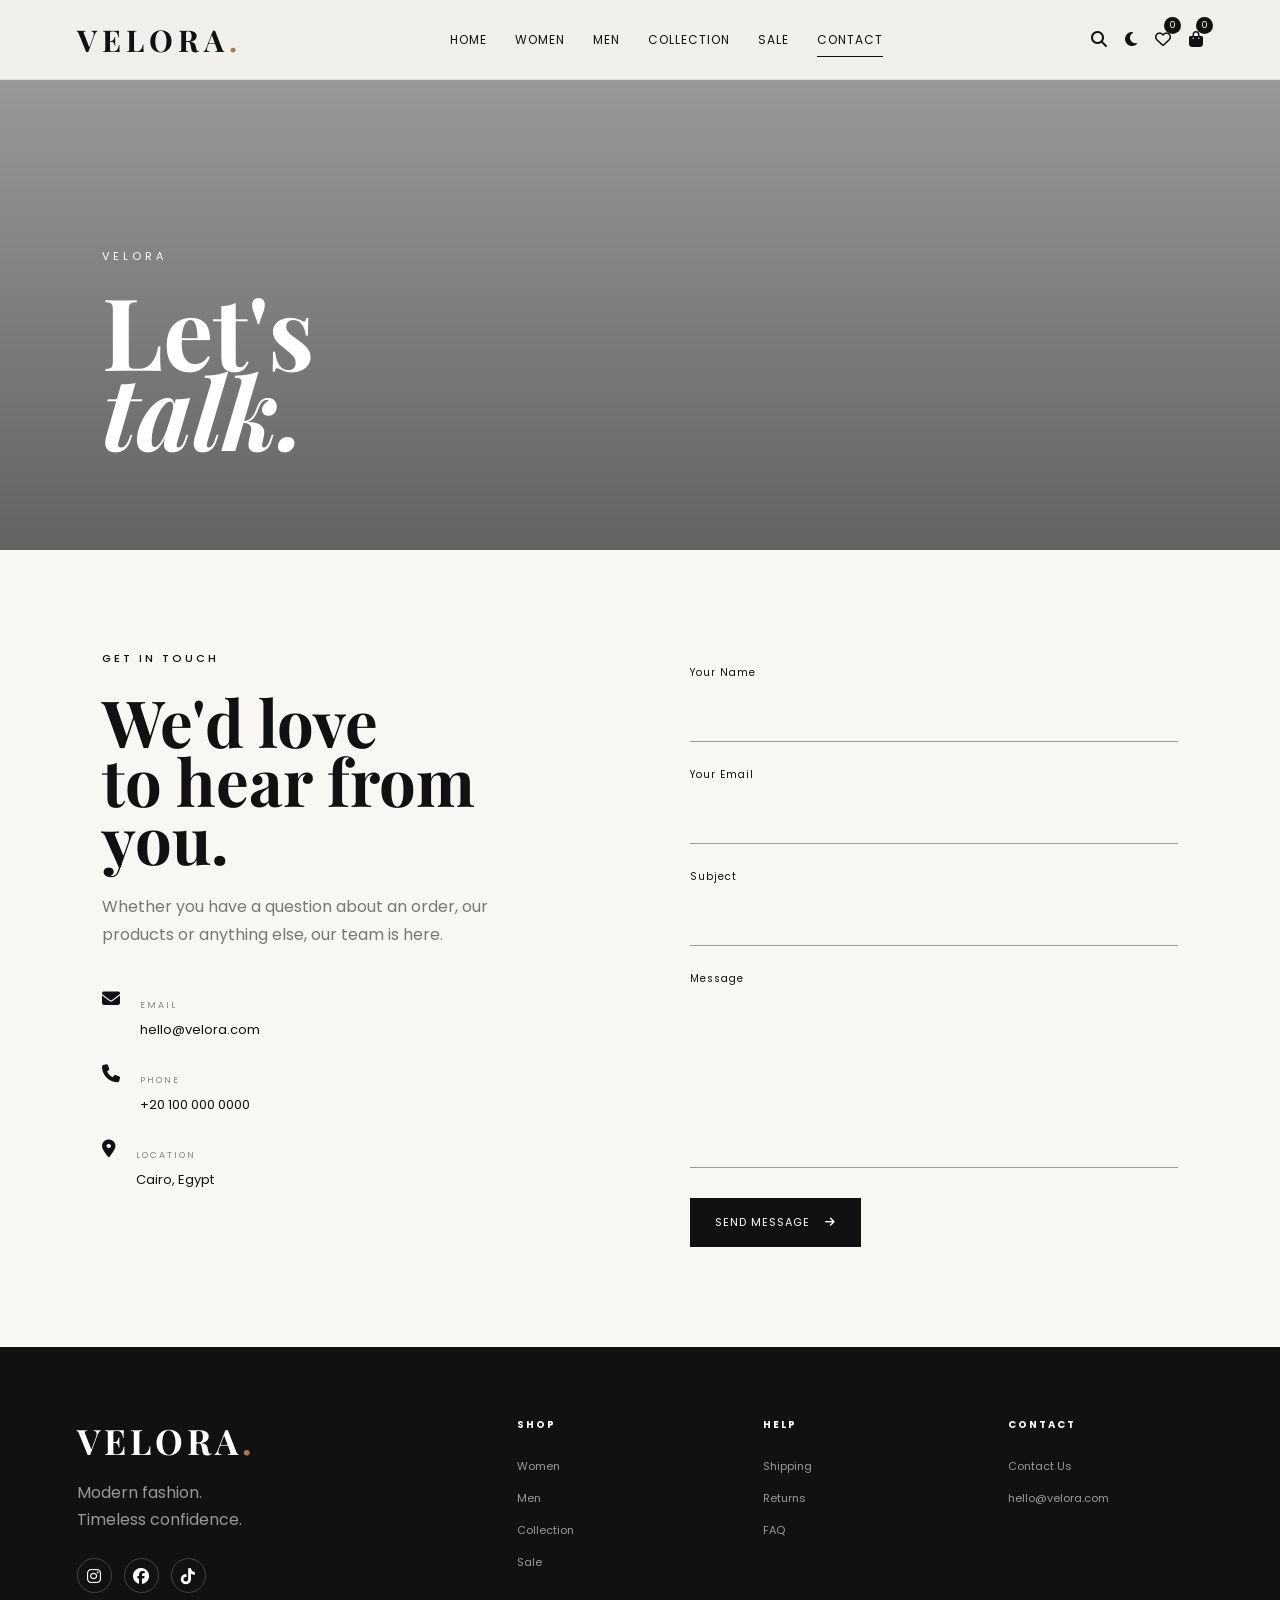
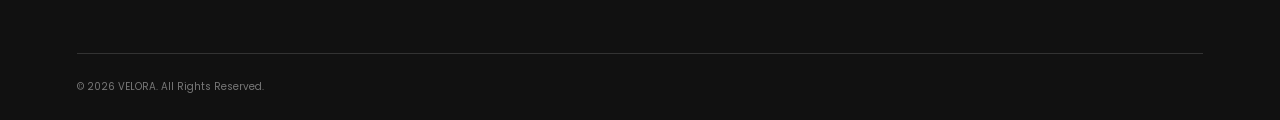
<file: contact.html>
<!DOCTYPE html>
<html lang="en">

<head>

    <meta charset="UTF-8">
    <meta name="viewport" content="width=device-width, initial-scale=1.0">

    <title>VELORA | Contact</title>

    <link rel="stylesheet" href="style.css">

    <link rel="preconnect" href="https://fonts.googleapis.com">
    <link rel="preconnect" href="https://fonts.gstatic.com" crossorigin>

    <link href="https://fonts.googleapis.com/css2?family=Playfair+Display:wght@400;500;600;700&family=Poppins:wght@300;400;500;600&display=swap" rel="stylesheet">

    <link rel="stylesheet"
          href="https://cdnjs.cloudflare.com/ajax/libs/font-awesome/6.5.2/css/all.min.css">

</head>

<body>

<header class="header">

    <a href="index.html" class="logo">
        VELORA<span>.</span>
    </a>

    <nav class="navbar" id="navbar">

        <a href="index.html">Home</a>
        <a href="women.html">Women</a>
        <a href="men.html">Men</a>
        <a href="collection.html">Collection</a>
        <a href="sale.html">Sale</a>
        <a href="contact.html" class="active">Contact</a>

    </nav>

    <div class="header-icons">

        <button id="searchBtn">
            <i class="fa-solid fa-magnifying-glass"></i>
        </button>

        <button id="themeBtn">
            <i class="fa-solid fa-moon"></i>
        </button>

        <button id="wishlistBtn">
            <i class="fa-regular fa-heart"></i>
            <span id="wishlistCount">0</span>
        </button>

        <button id="cartBtn">
            <i class="fa-solid fa-bag-shopping"></i>
            <span id="cartCount">0</span>
        </button>

        <button id="menuBtn" class="menu-btn">
            <i class="fa-solid fa-bars"></i>
        </button>

    </div>

</header>


<div class="search-box" id="searchBox">

    <div class="search-inner">

        <input id="searchInput" placeholder="Search products...">

        <button id="closeSearch">
            <i class="fa-solid fa-xmark"></i>
        </button>

    </div>

    <div id="searchResults"></div>

</div>


<section class="contact-hero">

    <div>

        <p>VELORA</p>

        <h1>
            Let's<br>
            <em>talk.</em>
        </h1>

    </div>

</section>


<section class="contact-section">

    <div class="contact-info">

        <p class="eyebrow">GET IN TOUCH</p>

        <h2>
            We'd love<br>
            to hear from you.
        </h2>

        <p>
            Whether you have a question about an order,
            our products or anything else, our team is here.
        </p>


        <div class="contact-details">

            <div>

                <i class="fa-solid fa-envelope"></i>

                <div>
                    <small>EMAIL</small>
                    <p>hello@velora.com</p>
                </div>

            </div>


            <div>

                <i class="fa-solid fa-phone"></i>

                <div>
                    <small>PHONE</small>
                    <p>+20 100 000 0000</p>
                </div>

            </div>


            <div>

                <i class="fa-solid fa-location-dot"></i>

                <div>
                    <small>LOCATION</small>
                    <p>Cairo, Egypt</p>
                </div>

            </div>

        </div>

    </div>


    <form class="contact-form" id="contactForm">

        <label>Your Name</label>

        <input type="text" required>


        <label>Your Email</label>

        <input type="email" required>


        <label>Subject</label>

        <input type="text" required>


        <label>Message</label>

        <textarea rows="7" required></textarea>


        <button type="submit" class="btn dark-btn">

            SEND MESSAGE

            <i class="fa-solid fa-arrow-right"></i>

        </button>

    </form>

</section>


<footer>

    <div class="footer-grid">

        <div class="footer-brand">

            <h2>VELORA<span>.</span></h2>

            <p>Modern fashion.<br>Timeless confidence.</p>

            <div class="socials">

                <a href="#"><i class="fa-brands fa-instagram"></i></a>
                <a href="#"><i class="fa-brands fa-facebook"></i></a>
                <a href="#"><i class="fa-brands fa-tiktok"></i></a>

            </div>

        </div>

        <div class="footer-column">

            <h4>SHOP</h4>

            <a href="women.html">Women</a>
            <a href="men.html">Men</a>
            <a href="collection.html">Collection</a>
            <a href="sale.html">Sale</a>

        </div>

        <div class="footer-column">

            <h4>HELP</h4>

            <a href="#">Shipping</a>
            <a href="#">Returns</a>
            <a href="#">FAQ</a>

        </div>

        <div class="footer-column">

            <h4>CONTACT</h4>

            <a href="contact.html">Contact Us</a>
            <a href="#">hello@velora.com</a>

        </div>

    </div>

    <div class="footer-bottom">

        <p>© 2026 VELORA. All Rights Reserved.</p>

    </div>

</footer>


<div class="cart-overlay" id="cartOverlay"></div>

<aside class="cart-sidebar" id="cartSidebar">

    <div class="cart-header">

        <h2>Your Bag</h2>

        <button id="closeCart">
            <i class="fa-solid fa-xmark"></i>
        </button>

    </div>

    <div id="cartItems" class="cart-items"></div>

    <div class="cart-footer">

        <div class="cart-total">

            <span>Total</span>

            <strong id="cartTotal">$0</strong>

        </div>

        <button id="checkoutBtn" class="checkout-btn">
            CHECKOUT
        </button>

    </div>

</aside>


<div id="toast" class="toast"></div>


<script src="script.js"></script>

</body>
</html>
</file>
<file: style.css>
* {
    margin: 0;
    padding: 0;
    box-sizing: border-box;
}

html {
    scroll-behavior: smooth;
}

body {
    font-family: "Poppins", sans-serif;
    background: #f8f7f4;
    color: #111;
    transition: .4s;
}

body.dark {
    background: #111;
    color: #f5f5f5;
}

a {
    text-decoration: none;
    color: inherit;
}

button {
    border: none;
    background: none;
    cursor: pointer;
    font-family: inherit;
}


/* ================= HEADER ================= */

.header {
    height: 80px;

    position: fixed;
    top: 0;
    left: 0;

    width: 100%;

    z-index: 1000;

    display: flex;
    align-items: center;
    justify-content: space-between;

    padding: 0 6%;

    background: rgba(248,247,244,.92);

    backdrop-filter: blur(15px);

    border-bottom: 1px solid #ddd;
}

.dark .header {
    background: rgba(17,17,17,.92);
    border-color: #333;
}

.logo {
    font-family: "Playfair Display", serif;

    font-size: 30px;

    font-weight: 700;

    letter-spacing: 5px;
}

.logo span,
.footer-brand span {
    color: #a77b51;
}


/* NAV */

.navbar {
    display: flex;
    gap: 28px;
}

.navbar a {
    font-size: 12px;

    text-transform: uppercase;

    letter-spacing: 1px;

    position: relative;
}

.navbar a::after {
    content: "";

    position: absolute;

    bottom: -8px;
    left: 0;

    width: 0;
    height: 1px;

    background: currentColor;

    transition: .3s;
}

.navbar a:hover::after,
.navbar a.active::after {
    width: 100%;
}


/* ICONS */

.header-icons {
    display: flex;
    align-items: center;

    gap: 18px;
}

.header-icons button {
    color: inherit;

    font-size: 16px;

    position: relative;
}

.header-icons button span {
    position: absolute;

    top: -10px;
    right: -10px;

    width: 17px;
    height: 17px;

    background: #111;

    color: white;

    border-radius: 50%;

    display: flex;
    align-items: center;
    justify-content: center;

    font-size: 9px;
}

.dark .header-icons button span {
    background: white;
    color: #111;
}

.menu-btn {
    display: none;
}


/* ================= SEARCH ================= */

.search-box {
    position: fixed;

    top: -300px;

    left: 0;

    width: 100%;

    background: white;

    z-index: 2000;

    padding: 30px 8%;

    transition: .4s;

    box-shadow: 0 10px 30px rgba(0,0,0,.1);
}

.search-box.active {
    top: 80px;
}

.search-inner {
    display: flex;
    align-items: center;
}

.search-inner input {
    flex: 1;

    border: none;

    border-bottom: 1px solid #999;

    outline: none;

    padding: 15px;

    font-size: 20px;

    background: transparent;
}

.search-inner button {
    font-size: 20px;
}

#searchResults {
    max-height: 300px;
    overflow-y: auto;

    margin-top: 15px;
}

.search-result {
    display: flex;
    align-items: center;

    gap: 15px;

    padding: 10px;

    cursor: pointer;
}

.search-result img {
    width: 50px;
    height: 60px;

    object-fit: cover;
}


/* ================= HERO ================= */

.hero {
    min-height: 100vh;

    display: flex;
    align-items: center;

    padding: 120px 8%;

    color: white;

    background:
        linear-gradient(90deg,
        rgba(0,0,0,.7),
        rgba(0,0,0,.15)),
        url("https://images.unsplash.com/photo-1490481651871-ab68de25d43d?auto=format&fit=crop&w=2000&q=90")
        center/cover;
}

.hero-content {
    max-width: 700px;
}

.eyebrow {
    font-size: 11px;

    letter-spacing: 3px;

    font-weight: 500;
}

.hero h1 {
    font-family: "Playfair Display", serif;

    font-size: clamp(60px,9vw,120px);

    line-height: .88;

    margin: 25px 0;
}

.hero h1 em,
.page-hero h1 em,
.sale-page-hero h1 em,
.contact-hero h1 em,
.collection-hero h1 em {
    font-style: italic;
}

.hero-content > p:not(.eyebrow) {
    max-width: 500px;

    line-height: 1.8;

    color: #eee;
}

.hero-buttons {
    display: flex;
    align-items: center;

    gap: 30px;

    margin-top: 35px;
}

.btn {
    display: inline-flex;

    align-items: center;

    gap: 15px;

    padding: 16px 25px;

    background: white;

    color: #111;

    font-size: 11px;

    letter-spacing: 1px;

    transition: .3s;
}

.btn:hover {
    transform: translateY(-4px);
}

.dark-btn {
    background: #111;
    color: white;
}

.hero-link {
    font-size: 11px;

    letter-spacing: 1px;

    border-bottom: 1px solid white;

    padding-bottom: 5px;
}


/* ================= MARQUEE ================= */

.marquee {
    background: #111;

    color: white;

    padding: 15px;

    overflow: hidden;

    white-space: nowrap;

    letter-spacing: 4px;

    font-size: 12px;
}


/* ================= CATEGORIES ================= */

.categories {
    padding: 80px 6%;

    display: grid;

    grid-template-columns: 1fr 1fr;

    gap: 20px;
}

.category-card {
    height: 600px;

    background-position: center;
    background-size: cover;

    position: relative;

    overflow: hidden;
}

.women-card {
    background-image:
        url("https://images.unsplash.com/photo-1483985988355-763728e1935b?auto=format&fit=crop&w=1200&q=90");
}

.men-card {
    background-image:
        url("https://images.unsplash.com/photo-1617137968427-85924c800a22?auto=format&fit=crop&w=1200&q=90");
}

.category-card::after {
    content: "";

    position: absolute;

    inset: 0;

    background: linear-gradient(
        transparent 40%,
        rgba(0,0,0,.75)
    );
}

.category-content {
    position: absolute;

    z-index: 2;

    bottom: 45px;
    left: 45px;

    color: white;
}

.category-content p {
    font-size: 10px;

    letter-spacing: 3px;
}

.category-content h2 {
    font-family: "Playfair Display", serif;

    font-size: 60px;

    margin: 8px 0 20px;
}

.category-content span {
    font-size: 11px;

    letter-spacing: 2px;

    border-bottom: 1px solid white;

    padding-bottom: 5px;
}


/* ================= PRODUCTS ================= */

.products-section {
    padding: 90px 6%;
}

.section-title {
    display: flex;

    align-items: flex-end;

    justify-content: space-between;

    margin-bottom: 45px;
}

.section-title h2 {
    font-family: "Playfair Display", serif;

    font-size: 50px;

    font-weight: 500;

    margin-top: 10px;
}

.section-title > a {
    font-size: 11px;

    letter-spacing: 1px;

    border-bottom: 1px solid;

    padding-bottom: 5px;
}

.products-grid {
    display: grid;

    grid-template-columns: repeat(4,1fr);

    gap: 20px;
}

.product-card {
    position: relative;

    animation: fadeUp .7s ease;
}

@keyframes fadeUp {

    from {
        opacity: 0;
        transform: translateY(25px);
    }

    to {
        opacity: 1;
        transform: translateY(0);
    }

}

.product-image {
    height: 420px;

    overflow: hidden;

    position: relative;

    background: #eee;
}

.product-image img {
    width: 100%;
    height: 100%;

    object-fit: cover;

    transition: .6s;
}

.product-card:hover .product-image img {
    transform: scale(1.06);
}

.badge {
    position: absolute;

    top: 15px;
    left: 15px;

    background: white;

    color: #111;

    padding: 7px 10px;

    font-size: 9px;

    letter-spacing: 1px;
}

.product-actions {
    position: absolute;

    top: 15px;
    right: 15px;
}

.product-actions button {
    width: 38px;
    height: 38px;

    background: white;

    border-radius: 50%;

    display: flex;
    align-items: center;
    justify-content: center;
}

.product-info {
    padding: 18px 0;
}

.product-info h3 {
    font-size: 14px;

    font-weight: 500;
}

.product-info p {
    color: #777;

    font-size: 11px;

    margin: 5px 0;
}

.price {
    font-size: 14px;

    font-weight: 600;
}

.old-price {
    color: #999;

    text-decoration: line-through;

    margin-right: 8px;
}

.add-cart {
    width: 100%;

    padding: 12px;

    margin-top: 10px;

    background: #111;

    color: white;

    font-size: 10px;

    letter-spacing: 2px;

    transition: .3s;
}

.add-cart:hover {
    letter-spacing: 3px;
}

.dark .add-cart {
    background: white;
    color: #111;
}


/* ================= BRAND STORY ================= */

.brand-story {
    display: grid;

    grid-template-columns: 1fr 1fr;

    min-height: 700px;
}

.brand-image {
    background:
        url("https://images.unsplash.com/photo-1496747611176-843222e1e57c?auto=format&fit=crop&w=1400&q=90")
        center/cover;
}

.brand-text {
    padding: 10%;

    display: flex;

    flex-direction: column;

    justify-content: center;

    background: #e5e1da;
}

.dark .brand-text {
    background: #1c1c1c;
}

.brand-text h2 {
    font-family: "Playfair Display", serif;

    font-size: clamp(50px,6vw,85px);

    line-height: .9;

    margin: 25px 0;
}

.brand-text h2 em {
    font-style: italic;
}

.brand-text > p:not(.eyebrow) {
    color: #777;

    line-height: 1.8;

    max-width: 450px;

    margin-bottom: 30px;
}

.brand-text .btn {
    width: fit-content;
}


/* ================= SALE ================= */

.sale-banner {
    min-height: 650px;

    display: flex;

    justify-content: center;

    align-items: center;

    text-align: center;

    color: white;

    background:
        linear-gradient(rgba(0,0,0,.45),rgba(0,0,0,.45)),
        url("https://images.unsplash.com/photo-1445205170230-053b83016050?auto=format&fit=crop&w=2000&q=90")
        center/cover;
}

.sale-banner h2 {
    font-family: "Playfair Display", serif;

    font-size: clamp(70px,10vw,130px);

    line-height: .8;

    margin: 25px 0;
}

.sale-banner h2 em {
    font-style: italic;
}

.sale-banner h3 {
    letter-spacing: 5px;

    margin-bottom: 30px;
}

.sale-banner p {
    letter-spacing: 4px;

    font-size: 11px;
}

.white-btn {
    display: inline-block;

    padding: 16px 30px;

    background: white;

    color: #111;

    font-size: 11px;

    letter-spacing: 2px;
}


/* ================= NEWSLETTER ================= */

.newsletter {
    padding: 100px 8%;

    display: flex;

    justify-content: space-between;

    align-items: center;

    gap: 50px;
}

.newsletter h2 {
    font-family: "Playfair Display", serif;

    font-size: 55px;

    margin: 15px 0;
}

.newsletter p:not(.eyebrow) {
    color: #777;

    max-width: 450px;
}

.newsletter form {
    display: flex;

    width: 450px;

    border-bottom: 1px solid #888;
}

.newsletter input {
    flex: 1;

    padding: 15px 0;

    border: none;

    outline: none;

    background: transparent;
}

.newsletter button {
    font-size: 10px;

    letter-spacing: 2px;
}


/* ================= PAGE HERO ================= */

.page-hero {
    min-height: 650px;

    display: flex;

    align-items: flex-end;

    padding: 100px 8%;

    color: white;

    background-size: cover;

    background-position: center;
}

.women-page {
    background-image:
        linear-gradient(rgba(0,0,0,.35),rgba(0,0,0,.6)),
        url("https://images.unsplash.com/photo-1529139574466-a303027c1d8b?auto=format&fit=crop&w=1800&q=90");
}

.men-page {
    background-image:
        linear-gradient(rgba(0,0,0,.35),rgba(0,0,0,.6)),
        url("https://images.unsplash.com/photo-1490578474895-699cd4e2cf59?auto=format&fit=crop&w=1800&q=90");
}

.page-hero h1 {
    font-family: "Playfair Display", serif;

    font-size: clamp(70px,9vw,120px);

    line-height: .85;

    margin: 20px 0;
}

.page-hero p {
    letter-spacing: 4px;

    font-size: 11px;
}

.page-hero span {
    font-size: 13px;
}


/* FILTER */

.filters {
    display: flex;

    gap: 20px;
}

.filter-btn {
    font-size: 10px;

    letter-spacing: 1px;

    padding-bottom: 5px;

    border-bottom: 1px solid transparent;
}

.active-filter {
    border-color: currentColor;
}


/* ================= COLLECTION ================= */

.collection-hero {
    min-height: 750px;

    display: flex;

    align-items: center;

    padding: 120px 8%;

    color: white;

    background:
        linear-gradient(rgba(0,0,0,.35),rgba(0,0,0,.55)),
        url("https://images.unsplash.com/photo-1496747611176-843222e1e57c?auto=format&fit=crop&w=2000&q=90")
        center/cover;
}

.collection-hero h1 {
    font-family: "Playfair Display", serif;

    font-size: clamp(70px,9vw,125px);

    line-height: .85;

    margin: 25px 0;
}

.collection-hero p {
    letter-spacing: 4px;

    font-size: 11px;
}

.collection-message {
    text-align: center;

    padding: 130px 20px;
}

.collection-message h2 {
    font-family: "Playfair Display", serif;

    font-size: 65px;

    margin: 20px 0;
}

.collection-message h2 em {
    font-style: italic;
}

.collection-message > p:last-child {
    color: #777;
}


/* ================= SALE PAGE ================= */

.sale-page-hero {
    min-height: 700px;

    display: flex;

    align-items: center;

    justify-content: center;

    text-align: center;

    color: white;

    background:
        linear-gradient(rgba(0,0,0,.4),rgba(0,0,0,.5)),
        url("https://images.unsplash.com/photo-1485230895905-ec40ba36b9bc?auto=format&fit=crop&w=2000&q=90")
        center/cover;
}

.sale-page-hero p {
    letter-spacing: 5px;

    font-size: 11px;
}

.sale-page-hero h1 {
    font-family: "Playfair Display", serif;

    font-size: clamp(80px,11vw,140px);

    line-height: .8;

    margin: 25px 0;
}

.sale-page-hero h3 {
    letter-spacing: 5px;
}

.sale-message {
    text-align: center;

    padding: 120px 20px;
}

.sale-message h2 {
    font-family: "Playfair Display", serif;

    font-size: 70px;

    line-height: .9;

    margin-bottom: 35px;
}

.sale-message em {
    font-style: italic;
}


/* ================= MEN DARK BANNER ================= */

.dark-banner {
    min-height: 600px;

    display: flex;

    align-items: center;

    padding: 8%;

    color: white;

    background:
        linear-gradient(rgba(0,0,0,.45),rgba(0,0,0,.45)),
        url("https://images.unsplash.com/photo-1551488831-00ddcb6c6bd3?auto=format&fit=crop&w=1800&q=90")
        center/cover;
}

.dark-banner h2 {
    font-family: "Playfair Display", serif;

    font-size: clamp(70px,9vw,120px);

    line-height: .8;

    margin-top: 25px;
}

.dark-banner em {
    font-style: italic;
}


/* ================= CONTACT ================= */

.contact-hero {
    min-height: 550px;

    display: flex;

    align-items: flex-end;

    padding: 100px 8%;

    color: white;

    background:
        linear-gradient(rgba(0,0,0,.35),rgba(0,0,0,.6)),
        url("https://images.unsplash.com/photo-1492562080023-ab3db95bfbce?auto=format&fit=crop&w=1800&q=90")
        center/cover;
}

.contact-hero h1 {
    font-family: "Playfair Display", serif;

    font-size: 100px;

    line-height: .8;

    margin-top: 25px;
}

.contact-hero p {
    letter-spacing: 4px;

    font-size: 11px;
}

.contact-section {
    padding: 100px 8%;

    display: grid;

    grid-template-columns: 1fr 1fr;

    gap: 100px;
}

.contact-info h2 {
    font-family: "Playfair Display", serif;

    font-size: 65px;

    line-height: .9;

    margin: 25px 0;
}

.contact-info > p:not(.eyebrow) {
    max-width: 450px;

    color: #777;

    line-height: 1.8;
}

.contact-details {
    margin-top: 40px;
}

.contact-details > div {
    display: flex;

    gap: 20px;

    margin: 25px 0;
}

.contact-details i {
    font-size: 18px;
}

.contact-details small {
    font-size: 9px;

    letter-spacing: 2px;

    color: #888;
}

.contact-details p {
    margin-top: 5px;

    font-size: 13px;
}

.contact-form {
    display: flex;

    flex-direction: column;

    gap: 10px;
}

.contact-form label {
    font-size: 10px;

    letter-spacing: 1px;

    margin-top: 15px;
}

.contact-form input,
.contact-form textarea {
    border: none;

    border-bottom: 1px solid #999;

    padding: 15px 0;

    outline: none;

    background: transparent;

    font-family: inherit;
}

.contact-form textarea {
    resize: none;
}

.contact-form .btn {
    margin-top: 20px;

    width: fit-content;
}


/* ================= FOOTER ================= */

footer {
    background: #111;

    color: white;

    padding: 70px 6% 25px;
}

.footer-grid {
    display: grid;

    grid-template-columns: 2fr 1fr 1fr 1fr;

    gap: 50px;

    padding-bottom: 60px;
}

.footer-brand h2 {
    font-family: "Playfair Display", serif;

    font-size: 35px;

    letter-spacing: 4px;
}

.footer-brand p {
    color: #999;

    line-height: 1.7;

    margin: 15px 0 25px;
}

.socials {
    display: flex;

    gap: 12px;
}

.socials a {
    width: 35px;
    height: 35px;

    border: 1px solid #444;

    border-radius: 50%;

    display: flex;

    align-items: center;
    justify-content: center;
}

.footer-column {
    display: flex;

    flex-direction: column;

    gap: 15px;
}

.footer-column h4 {
    font-size: 10px;

    letter-spacing: 2px;

    margin-bottom: 10px;
}

.footer-column a {
    color: #999;

    font-size: 11px;

    transition: .3s;
}

.footer-column a:hover {
    color: white;
}

.footer-bottom {
    border-top: 1px solid #333;

    padding-top: 25px;

    color: #777;

    font-size: 10px;
}


/* ================= CART ================= */

.cart-overlay {
    position: fixed;

    inset: 0;

    background: rgba(0,0,0,.5);

    z-index: 1500;

    opacity: 0;

    visibility: hidden;

    transition: .3s;
}

.cart-overlay.active {
    opacity: 1;

    visibility: visible;
}

.cart-sidebar {
    position: fixed;

    right: -450px;

    top: 0;

    width: 420px;

    height: 100vh;

    background: white;

    color: #111;

    z-index: 1600;

    padding: 30px;

    transition: .4s;

    display: flex;

    flex-direction: column;
}

.cart-sidebar.active {
    right: 0;
}

.cart-header {
    display: flex;

    justify-content: space-between;

    padding-bottom: 20px;

    border-bottom: 1px solid #ddd;
}

.cart-header h2 {
    font-family: "Playfair Display", serif;
}

.cart-header button {
    font-size: 20px;
}

.cart-items {
    flex: 1;

    overflow-y: auto;

    padding: 20px 0;
}

.empty-cart {
    text-align: center;

    color: #777;

    margin-top: 60px;
}

.cart-item {
    display: flex;

    gap: 15px;

    margin-bottom: 20px;
}

.cart-item img {
    width: 80px;
    height: 100px;

    object-fit: cover;
}

.cart-item-info {
    flex: 1;
}

.cart-item-info h4 {
    font-size: 13px;

    font-weight: 500;
}

.cart-item-info p {
    font-size: 12px;

    margin: 8px 0;
}

.remove-item {
    color: #999;

    font-size: 10px;
}

.cart-footer {
    border-top: 1px solid #ddd;

    padding-top: 20px;
}

.cart-total {
    display: flex;

    justify-content: space-between;

    margin-bottom: 20px;
}

.checkout-btn {
    width: 100%;

    padding: 16px;

    background: #111;

    color: white;

    font-size: 10px;

    letter-spacing: 2px;
}


/* ================= TOAST ================= */

.toast {
    position: fixed;

    left: 50%;

    bottom: 30px;

    transform: translate(-50%,100px);

    background: #111;

    color: white;

    padding: 15px 25px;

    font-size: 11px;

    z-index: 3000;

    opacity: 0;

    transition: .4s;
}

.toast.show {
    opacity: 1;

    transform: translate(-50%,0);
}


/* ================= RESPONSIVE ================= */

@media(max-width: 1000px) {

    .navbar {
        position: fixed;

        top: 80px;

        left: -100%;

        width: 100%;

        padding: 30px;

        background: white;

        flex-direction: column;

        transition: .3s;
    }

    .dark .navbar {
        background: #111;
    }

    .navbar.active {
        left: 0;
    }

    .menu-btn {
        display: block;
    }

    .products-grid {
        grid-template-columns: repeat(2,1fr);
    }

    .newsletter {
        flex-direction: column;

        align-items: flex-start;
    }

    .contact-section {
        gap: 50px;
    }

}


@media(max-width: 650px) {

    .header {
        padding: 0 5%;
    }

    .logo {
        font-size: 23px;
    }

    .header-icons {
        gap: 12px;
    }

    .navbar {
        gap: 20px;
    }

    .hero {
        padding: 120px 6%;
    }

    .hero h1 {
        font-size: 65px;
    }

    .categories {
        grid-template-columns: 1fr;
    }

    .category-card {
        height: 450px;
    }

    .products-section {
        padding: 60px 5%;
    }

    .products-grid {
        grid-template-columns: 1fr 1fr;

        gap: 10px;
    }

    .product-image {
        height: 280px;
    }

    .section-title {
        align-items: flex-start;

        flex-direction: column;

        gap: 20px;
    }

    .section-title h2 {
        font-size: 38px;
    }

    .brand-story {
        grid-template-columns: 1fr;
    }

    .brand-image {
        min-height: 500px;
    }

    .brand-text {
        min-height: 550px;
    }

    .newsletter {
        padding: 70px 6%;
    }

    .newsletter h2 {
        font-size: 45px;
    }

    .newsletter form {
        width: 100%;
    }

    .contact-section {
        grid-template-columns: 1fr;

        padding: 70px 6%;
    }

    .contact-info h2 {
        font-size: 50px;
    }

    .contact-hero h1 {
        font-size: 75px;
    }

    .collection-message h2 {
        font-size: 50px;
    }

    .sale-message h2 {
        font-size: 55px;
    }

    .footer-grid {
        grid-template-columns: 1fr 1fr;

        gap: 40px;
    }

    .cart-sidebar {
        width: 90%;
    }

}
</file>
